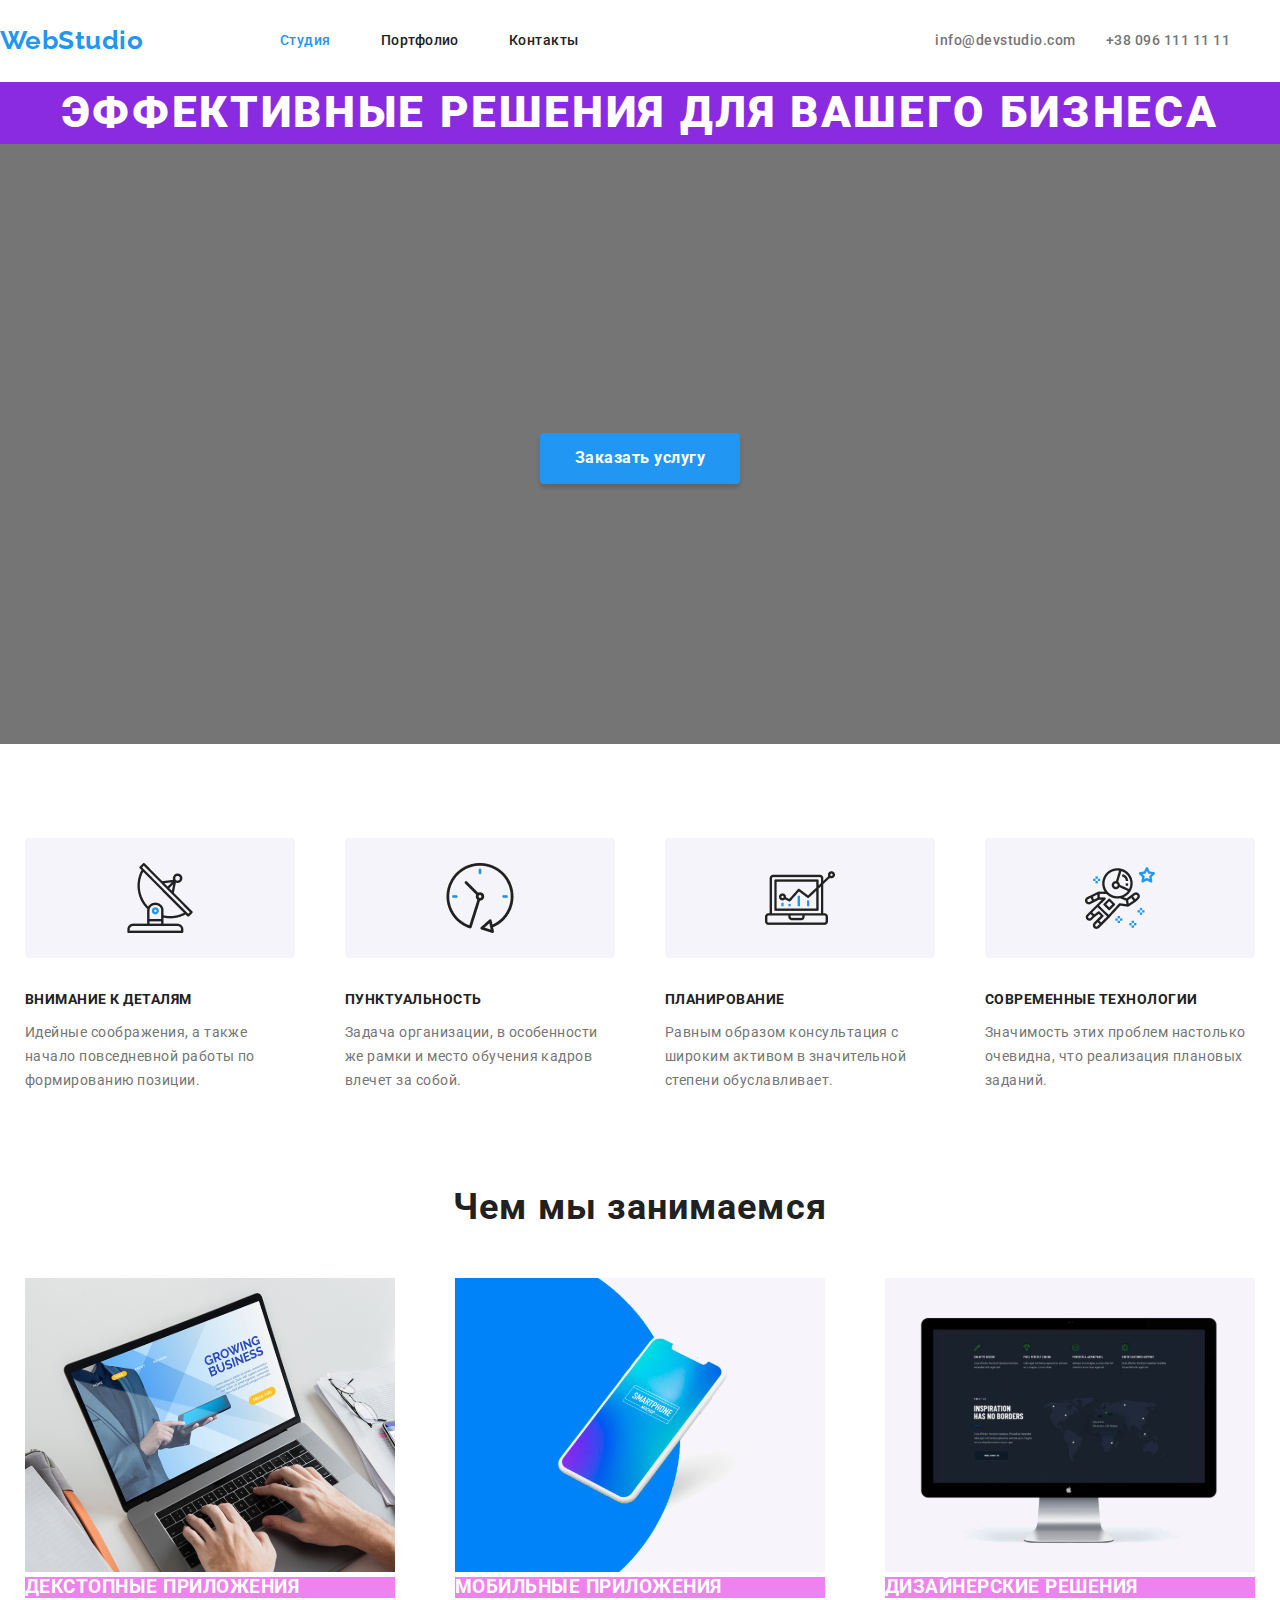
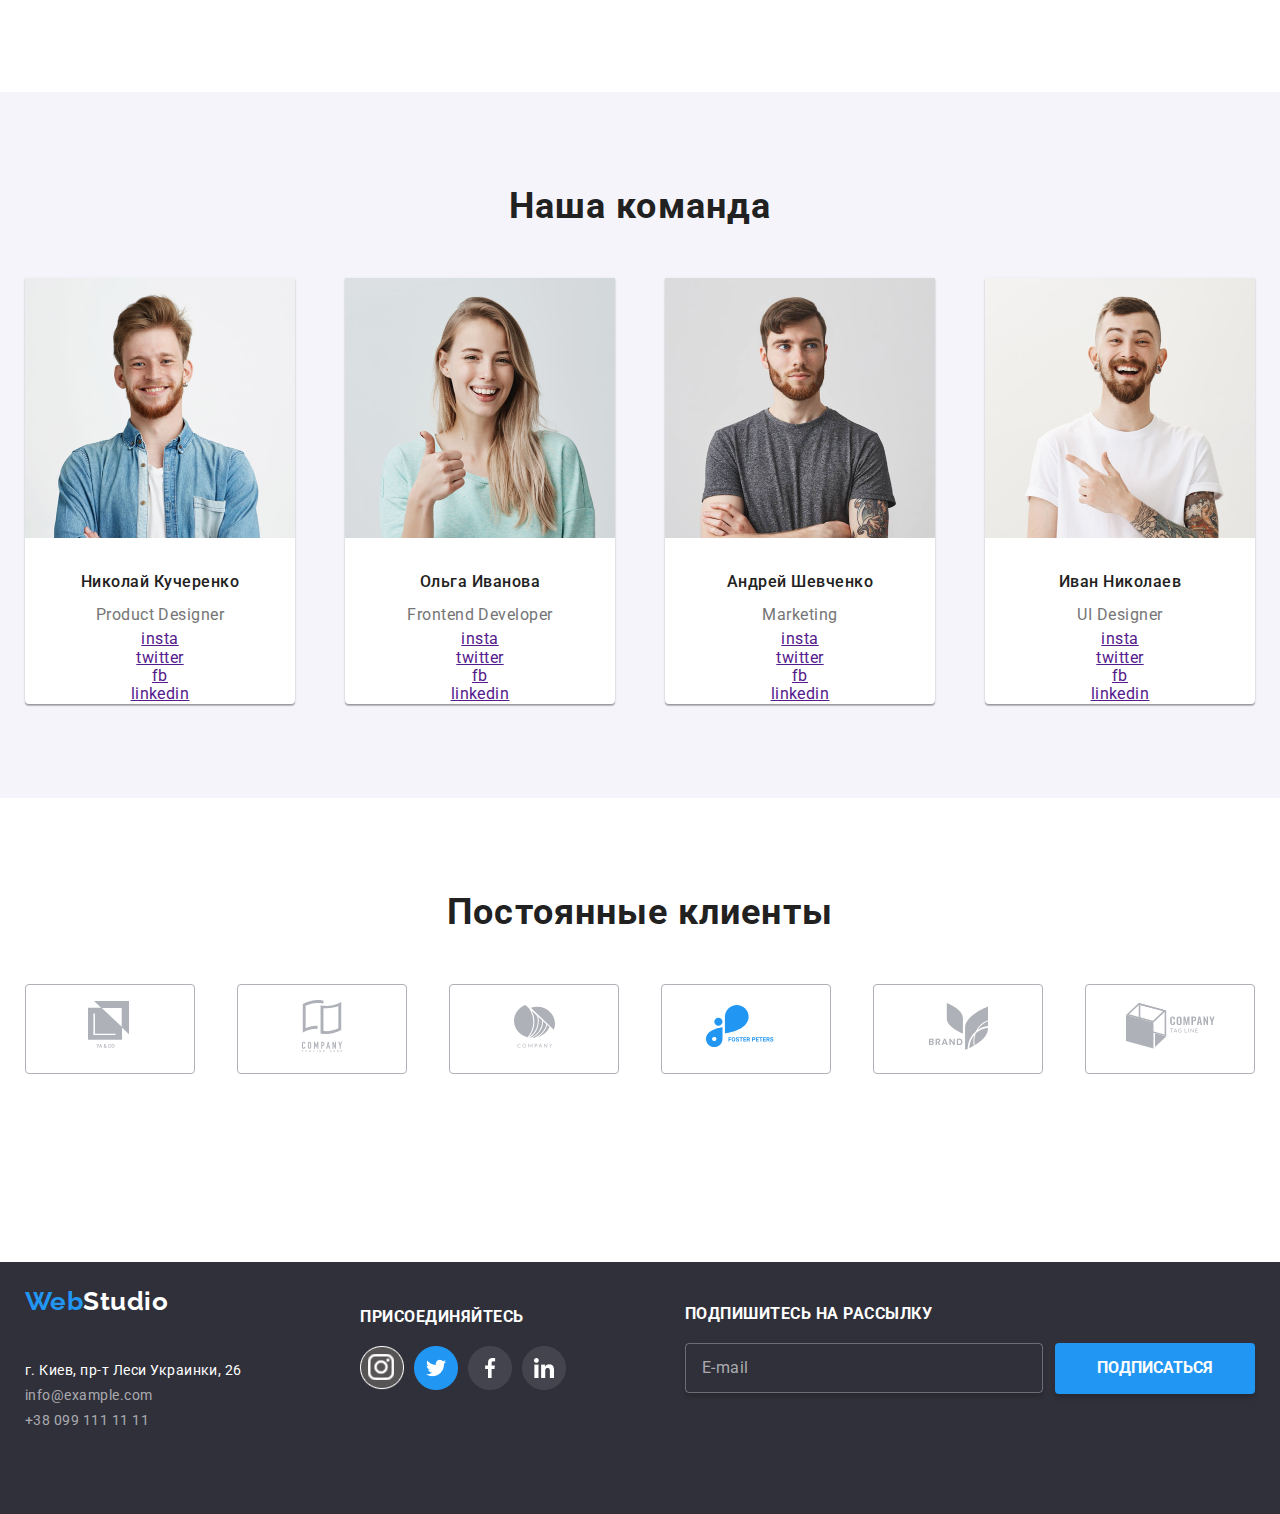
<file: index.html>
<!DOCTYPE html>
<html lang="en">
  <head>
    <meta charset="UTF-8" />
    <meta name="viewport" content="width=device-width, initial-scale=1.0" />
    <title>Web Studio</title>
    <link
      href="https://fonts.googleapis.com/css2?family=Raleway:wght@700&family=Roboto:wght@400;500;700;900&display=swap"
      rel="stylesheet"
    />
    <link
      rel="stylesheet"
      href="https://cdnjs.cloudflare.com/ajax/libs/modern-normalize/0.6.0/modern-normalize.min.css"
    />
    <link rel="stylesheet" href="./css/styles.css" />
  </head>

  <body>
    <!-- Шапка сайта-->
    <header class="page-header">
      <div class="container main-nav">
        <div>
          <a href="./" class="logo"><span> Web</span> Studio</a>
        </div>
        <nav class="for-logo">
          <ul class="site-nav">
            <li class="item"><a href="" class="link-current">Студия</a></li>
            <li class="item">
              <a href="./portfolio.html" class="link">Портфолио</a>
            </li>
            <li class="item"><a href="" class="link">Контакты</a></li>
          </ul>
        </nav>
        <!-- КОНТАКТЫ-->
        <address>
          <ul class="auth-nav">
            <li class="item">
              <a href="mailto:info@devstudio.com">
                <!-- <img src="./images/envelope1.png" alt="mail to" /> -->
                info@devstudio.com
              </a>
            </li>

            <li class="item">
              <a href="tel:+380961111111">
                <!--
                  <img src="./images/smartphone1.png" alt="call to" />-->
                +38 096 111 11 11
              </a>
            </li>
          </ul>
        </address>
      </div>
    </header>

    <!--Герой-->

    <section class="hero">
      <h1 class="hero-title">Эффективные решения для вашего бизнеса</h1>

      <div class="hero-image">
        <!--<img
          src="./images/Header_img.png"
          alt="Продуктивная команда"
          width="1600"
        />-->
        <a href="" class="primary-button">Заказать услугу</a>
      </div>
    </section>

    <!--Секция "Наши качества" без заголовка-->
    <section class="feature-section">
      <div class="container">
        <h2 class="section-title visually-hidden">Наши качества</h2>
        <ul class="feature-list">
          <li class="item">
            <div class="in-box">
              <img src="./images/antenna1.png" alt="" />
            </div>

            <h3 class="title">ВНИМАНИЕ К ДЕТАЛЯМ</h3>
            <p class="description">
              Идейные соображения, а также начало повседневной работы по
              формированию позиции.
            </p>
          </li>

          <li class="item">
            <div class="in-box">
              <img src="./images/clock1.png" alt="" />
            </div>
            <h3 class="title">ПУНКТУАЛЬНОСТЬ</h3>
            <p class="description">
              Задача организации, в особенности же рамки и место обучения кадров
              влечет за собой.
            </p>
          </li>

          <li class="item">
            <div class="in-box">
              <img src="./images/diagram1.png" alt="" />
            </div>
            <h3 class="title">ПЛАНИРОВАНИЕ</h3>
            <p class="description">
              Равным образом консультация с широким активом в значительной
              степени обуславливает.
            </p>
          </li>

          <li class="item">
            <div class="in-box">
              <img src="./images/astronaut1.png" alt="" />
            </div>
            <h3 class="title">СОВРЕМЕННЫЕ ТЕХНОЛОГИИ</h3>
            <p class="description">
              Значимость этих проблем настолько очевидна, что реализация
              плановых заданий.
            </p>
          </li>
        </ul>
      </div>
    </section>

    <!--Секция "Чем мы занимаемся"-->
    <section class="section">
      <div class="container">
        <h2 class="section-title">Чем мы занимаемся</h2>

        <ul class="actions">
          <li class="element">
            <img src="./images/img1.svg" alt="Лэптоп" width="370" />

            <h3 class="title-activities">ДЕКСТОПНЫЕ ПРИЛОЖЕНИЯ</h3>
          </li>

          <li class="element">
            <img src="./images/img2.svg" alt="Смартфон" width="370" />
            <h3 class="title-activities">МОБИЛЬНЫЕ ПРИЛОЖЕНИЯ</h3>
          </li>

          <li class="element">
            <img src="./images/img3.svg" alt="Монитор" width="370" />
            <h3 class="title-activities">ДИЗАЙНЕРСКИЕ РЕШЕНИЯ</h3>
          </li>
        </ul>
      </div>
    </section>

    <!--Секция "Наша команда"-->
    <section class="section-grey">
      <div class="container">
        <h2 class="section-title">Наша команда</h2>
        <ul class="team">
          <li class="card">
            <img src="./images/team1.png" alt="" />
            <p class="name"><b>Николай Кучеренко</b></p>
            <p class="position">Product Designer</p>
            <ul>
              <li><a href="">insta</a></li>
              <li><a href="">twitter</a></li>
              <li><a href="">fb</a></li>
              <li><a href="">linkedin</a></li>
            </ul>
          </li>

          <li class="card">
            <img src="./images/team2.png" alt="" />
            <p class="name"><b>Ольга Иванова</b></p>
            <p class="position">Frontend Developer</p>
            <ul>
              <li><a href="">insta</a></li>
              <li><a href="">twitter</a></li>
              <li><a href="">fb</a></li>
              <li><a href="">linkedin</a></li>
            </ul>
          </li>

          <li class="card">
            <img src="./images/team3.png" alt="" />
            <p class="name"><b>Андрей Шевченко</b></p>
            <p class="position">Marketing</p>
            <ul>
              <li><a href="">insta</a></li>
              <li><a href="">twitter</a></li>
              <li><a href="">fb</a></li>
              <li><a href="">linkedin</a></li>
            </ul>
          </li>

          <li class="card">
            <img src="./images/team4.png" alt="" />
            <p class="name"><b>Иван Николаев</b></p>
            <p class="position">UI Designer</p>
            <ul>
              <li><a href="">insta</a></li>
              <li><a href="">twitter</a></li>
              <li><a href="">fb</a></li>
              <li><a href="">linkedin</a></li>
            </ul>
          </li>
        </ul>
      </div>
    </section>

    <!--Секция "Постоянные клиенты"-->
    <section class="section">
      <div class="container">
        <h2 class="section-title">Постоянные клиенты</h2>
        <ul class="clients-logo">
          <li class="ellement">
            <a href=""
              ><img src="./images/logo1.svg" alt="Логотип компании1"
            /></a>
          </li>
          <li class="ellement">
            <a href=""
              ><img src="./images/logo2.svg" alt="Логотип компании2"
            /></a>
          </li>
          <li class="ellement">
            <a href=""
              ><img src="./images/logo3.svg" alt="Логотип компании3"
            /></a>
          </li>
          <li class="ellement">
            <a href=""
              ><img src="./images/logo4.svg" alt="Логотип компании4" />
            </a>
          </li>
          <li class="ellement">
            <a href="">
              <img src="./images/logo5.svg" alt="Логотип компании5" />
            </a>
          </li>
          <li class="ellement">
            <a href=""
              ><img src="./images/logo6.svg" alt="Логотип компании6" />
            </a>
          </li>
        </ul>
      </div>
    </section>

    <!--Footer-->

    <!--Контакты-->
    <section class="footer-background">
      <div class="footer-container">
        <div class="footer-color">
          <div>
            <div class="footer-logo">
              <a href="/" class="logo"><span> Web</span> Studio</a>
            </div>

            <ul class="footer-contacts">
              <li>
                <a
                  href="https://www.google.com/maps/place/%D0%B1%D1%83%D0%BB.+%D0%9B%D0%B5%D1%81%D0%B8+%D0%A3%D0%BA%D1%80%D0%B0%D0%B8%D0%BD%D0%BA%D0%B8,+26,+%D0%9A%D0%B8%D0%B5%D0%B2,+02000/data=!4m2!3m1!1s0x40d4cf0e033ecbe9:0x57a4dffefec77da0?sa=X&ved=2ahUKEwil2_LGnePpAhUHx4sKHc13CLYQ8gEwAHoECAsQAQ"
                >
                  <span class="footer-text"
                    >г. Киев, пр-т Леси Украинки, 26</span
                  >
                </a>
              </li>

              <li>
                <a href="mailto:info@example.com" class="footer-text"
                  >info@example.com
                </a>
              </li>

              <li>
                <a href="tel:+380961111111" class="footer-text">
                  +38 099 111 11 11</a
                >
              </li>
            </ul>
          </div>
        </div>

        <!--Присоединяйтесь-->
        <div class="footer-color middle">
          <h4>ПРИСОЕДИНЯЙТЕСЬ</h4>
          <ul class="social">
            <li class="s-element">
              <a href="">
                <img src="./images/Ellipse-insta.png" alt="follow" />
              </a>
            </li>
            <li class="s-element">
              <a href="">
                <img src="./images/Ellipse-twitter.png" alt="follow" />
              </a>
            </li>
            <li class="s-element">
              <a href="">
                <img src="./images/Ellipse-fb.png" alt="follow" />
              </a>
            </li>
            <li>
              <a href="">
                <img src="./images/Ellipse-linkedin.png" alt="follow" />
              </a>
            </li>
          </ul>
        </div>

        <!--Подпишитесь на рассылку-->
        <div class="footer-color">
          <h4>ПОДПИШИТЕСЬ НА РАССЫЛКУ</h4>
          <ul class="form">
            <li class="element"><p class="for-mail">E-mail</p></li>
            <li class="element">
              <button class="primary-button">ПОДПИСАТЬСЯ</button>
            </li>
          </ul>
        </div>
      </div>
    </section>
  </body>
</html>
</file>
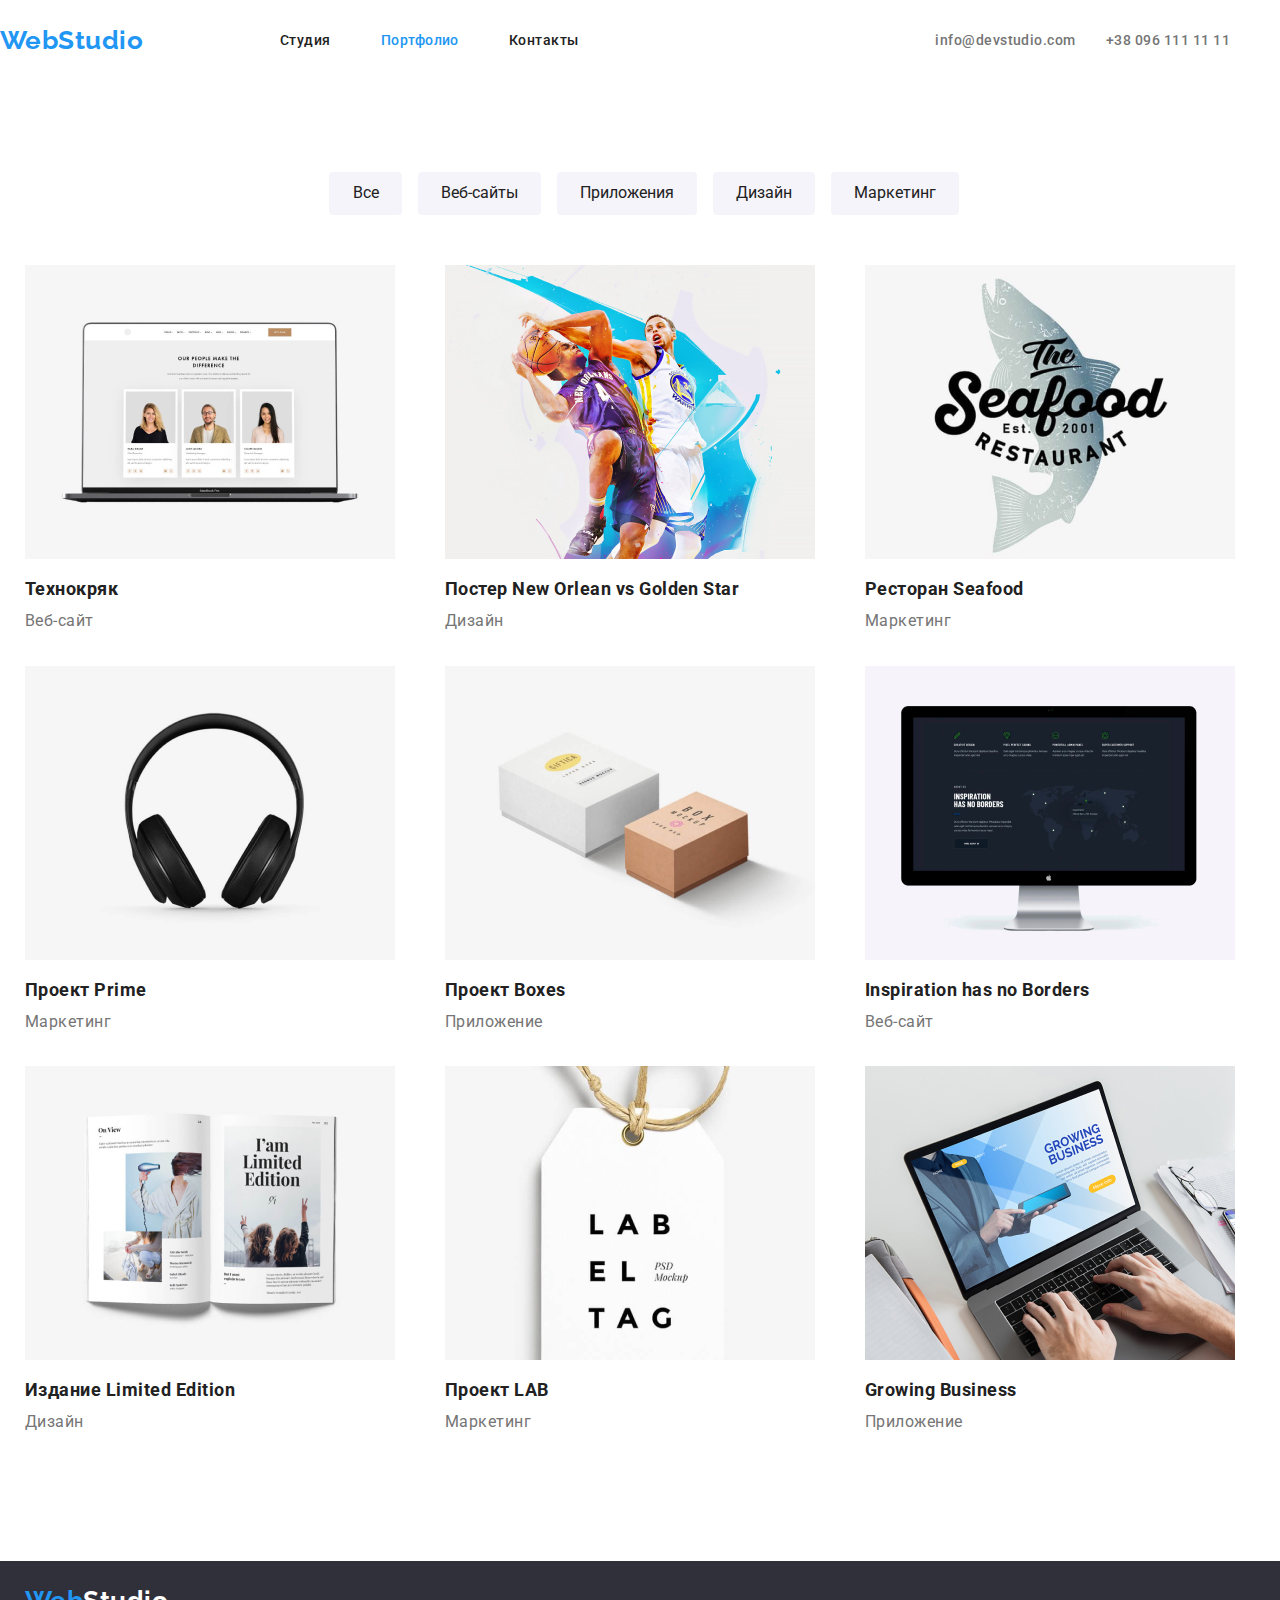
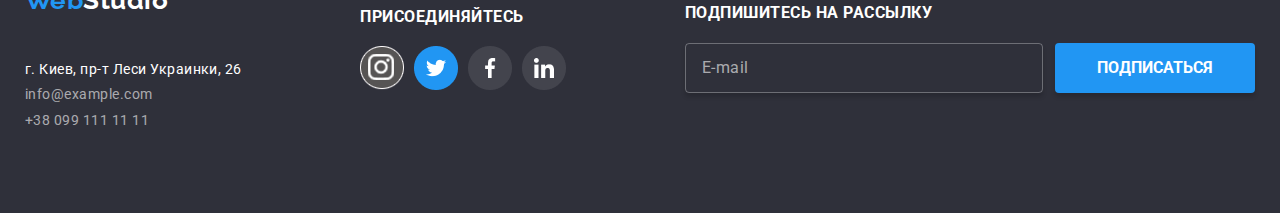
<file: portfolio.html>
<!DOCTYPE html>
<html lang="en">
  <head>
    <meta charset="UTF-8" />
    <meta name="viewport" content="width=device-width, initial-scale=1.0" />
    <title>Web Studio</title>
    <link
      href="https://fonts.googleapis.com/css2?family=Raleway:wght@700&family=Roboto:wght@400;500;700;900&display=swap"
      rel="stylesheet"
    />
    <link
      rel="stylesheet"
      href="https://cdnjs.cloudflare.com/ajax/libs/modern-normalize/0.6.0/modern-normalize.min.css"
    />
    <link rel="stylesheet" href="./css/styles.css" />
  </head>

  <body>
    <!-- Шапка сайта-->

    <header class="page-header">
      <div class="container main-nav">
        <div>
          <a href="./" class="logo"><span> Web</span> Studio</a>
        </div>
        <nav class="for-logo">
          <ul class="site-nav">
            <li class="item"><a href="./index.html" class="link">Студия</a></li>
            <li class="item"><a href="" class="link-current">Портфолио</a></li>
            <li class="item"><a href="" class="link">Контакты</a></li>
          </ul>
        </nav>
        <!-- КОНТАКТЫ форма-->
        <address>
          <ul class="auth-nav">
            <li class="item">
              <a href="mailto:info@devstudio.com">
                <!--
                  <img src="./images/envelope1.png" alt="mail to" />
                -->
                info@devstudio.com
              </a>
            </li>

            <li class="item">
              <a href="tel:+380961111111">
                <!--
<img src="./images/smartphone1.png" alt="call to" />
                -->
                +38 096 111 11 11
              </a>
            </li>
          </ul>
        </address>
      </div>
    </header>

    <!--Фильтры "Разделы портфолио"-->

    <section class="container">
      <h1 class="visually-hidden">Фильтры "Разделы портфолио"</h1>

      <ul class="button-container">
        <li class="element"><button class="portfolio-button">Все</button></li>
        <li class="element">
          <button class="portfolio-button">Веб-сайты</button>
        </li>
        <li class="element">
          <button class="portfolio-button">Приложения</button>
        </li>
        <li class="element">
          <button class="portfolio-button">Дизайн</button>
        </li>
        <li class="element">
          <button class="portfolio-button">Маркетинг</button>
        </li>
      </ul>

      <!--Примеры работ-->

      <div class="conteiner">
        <ul class="portfolio-list">
          <li class="element">
            <a class="portfolio-title" href="">
              <img src="./images/portfolio-img/portfolio1.jpg" alt="" />
              <h2>Технокряк</h2>
              <p class="descrip">Веб-сайт</p>
              <!-- <p class="portfolio-title-hover">
                  Технокряк это современная площадка распространения
                  коронавируса. Компании используют эту платформу для цифрового
                  шпионажа и атак на защищённые сервера конкурентов.
                </p>-->
            </a>
          </li>

          <li class="element">
            <a class="portfolio-title" href="">
              <img src="./images/portfolio-img/portfolio2.jpg" alt="" />
              <h2>Постер New Orlean vs Golden Star</h2>
              <p class="position">Дизайн</p>
              <!--<p class="portfolio-title-hover">
                Технокряк это современная площадка распространения коронавируса.
                Компании используют эту платформу для цифрового шпионажа и атак
                на защищённые сервера конкурентов.
              </p>-->
            </a>
          </li>

          <li class="element">
            <a class="portfolio-title" href="">
              <img src="./images/portfolio-img/portfolio3.jpg" alt="" />
              <h2>Ресторан Seafood</h2>
              <p class="position">Маркетинг</p>
              <!--<p class="portfolio-title-hover">
                Технокряк это современная площадка распространения коронавируса.
                Компании используют эту платформу для цифрового шпионажа и атак
                на защищённые сервера конкурентов.
              </p>-->
            </a>
          </li>

          <li class="element">
            <a class="portfolio-title" href="">
              <img src="./images/portfolio-img/portfolio4.jpg" alt="" />
              <h2>Проект Prime</h2>
              <p class="position">Маркетинг</p>
              <!--<p class="portfolio-title-hover">
                Технокряк это современная площадка распространения коронавируса.
                Компании используют эту платформу для цифрового шпионажа и атак
                на защищённые сервера конкурентов.
              </p>-->
            </a>
          </li>

          <li class="element">
            <a class="portfolio-title" href="">
              <img src="./images/portfolio-img/portfolio5.jpg" alt="" />
              <h2>Проект Boxes</h2>
              <p class="position">Приложение</p>
              <!--<p class="portfolio-title-hover">
                Технокряк это современная площадка распространения коронавируса.
                Компании используют эту платформу для цифрового шпионажа и атак
                на защищённые сервера конкурентов.
              </p>-->
            </a>
          </li>

          <li class="element">
            <a class="portfolio-title" href="">
              <img src="./images/portfolio-img/portfolio6.jpg" alt="" />
              <h2>Inspiration has no Borders</h2>
              <p class="position">Веб-сайт</p>
              <!--<p class="portfolio-title-hover">
                Технокряк это современная площадка распространения коронавируса.
                Компании используют эту платформу для цифрового шпионажа и атак
                на защищённые сервера конкурентов.
              </p>-->
            </a>
          </li>

          <li class="element">
            <a class="portfolio-title" href="">
              <img src="./images/portfolio-img/portfolio7.jpg" alt="" />
              <h2>Издание Limited Edition</h2>
              <p class="position">Дизайн</p>
              <!--<p class="portfolio-title-hover">
                Технокряк это современная площадка распространения коронавируса.
                Компании используют эту платформу для цифрового шпионажа и атак
                на защищённые сервера конкурентов.
              </p>-->
            </a>
          </li>

          <li class="element">
            <a class="portfolio-title" href="">
              <img src="./images/portfolio-img/portfolio8.jpg" alt="" />
              <h2>Проект LAB</h2>
              <p class="position">Маркетинг</p>

              <!--<p class="portfolio-title-hover">Технокряк это современная площадка распространения коронавируса.
                Компании используют эту платформу для цифрового шпионажа и атак
                на защищённые сервера конкурентов. </p>-->
            </a>
          </li>

          <li class="element">
            <a class="portfolio-title" href="">
              <img src="./images/portfolio-img/portfolio9.jpg" alt="" />
              <h2>Growing Business</h2>
              <p class="position">Приложение</p>

              <!--<p class="portfolio-title-hover">Технокряк это современная площадка распространения коронавируса.
                Компании используют эту платформу для цифрового шпионажа и атак
                на защищённые сервера конкурентов.</p>-->
            </a>
          </li>
        </ul>
      </div>
    </section>

    <!--Footer-->

    <!--Контакты-->
    <section class="footer-background">
      <div class="footer-container">
        <div class="footer-color">
          <div>
            <div class="footer-logo">
              <a href="/" class="logo"><span> Web</span> Studio</a>
            </div>

            <ul class="footer-contacts">
              <li>
                <a
                  href="https://www.google.com/maps/place/%D0%B1%D1%83%D0%BB.+%D0%9B%D0%B5%D1%81%D0%B8+%D0%A3%D0%BA%D1%80%D0%B0%D0%B8%D0%BD%D0%BA%D0%B8,+26,+%D0%9A%D0%B8%D0%B5%D0%B2,+02000/data=!4m2!3m1!1s0x40d4cf0e033ecbe9:0x57a4dffefec77da0?sa=X&ved=2ahUKEwil2_LGnePpAhUHx4sKHc13CLYQ8gEwAHoECAsQAQ"
                >
                  <span class="footer-text"
                    >г. Киев, пр-т Леси Украинки, 26</span
                  >
                </a>
              </li>

              <li>
                <a href="mailto:info@example.com" class="footer-text"
                  >info@example.com
                </a>
              </li>

              <li>
                <a href="tel:+380961111111" class="footer-text">
                  +38 099 111 11 11</a
                >
              </li>
            </ul>
          </div>
        </div>

        <!--Присоединяйтесь-->
        <div class="footer-color middle">
          <h4>ПРИСОЕДИНЯЙТЕСЬ</h4>
          <ul class="social">
            <li class="s-element">
              <a href="">
                <img src="./images/Ellipse-insta.png" alt="follow" />
              </a>
            </li>
            <li class="s-element">
              <a href="">
                <img src="./images/Ellipse-twitter.png" alt="follow" />
              </a>
            </li>
            <li class="s-element">
              <a href="">
                <img src="./images/Ellipse-fb.png" alt="follow" />
              </a>
            </li>
            <li>
              <a href="">
                <img src="./images/Ellipse-linkedin.png" alt="follow" />
              </a>
            </li>
          </ul>
        </div>

        <!--Подпишитесь на рассылку-->
        <div class="footer-color">
          <h4>ПОДПИШИТЕСЬ НА РАССЫЛКУ</h4>
          <ul class="form">
            <li class="element">
              <p class="for-mail">E-mail</p>
            </li>
            <li class="element">
              <button class="primary-button">ПОДПИСАТЬСЯ</button>
            </li>
          </ul>
        </div>
      </div>
    </section>
  </body>
</html>
</file>
<file: css/styles.css>
html {
box-sizing: border-box;
}

*,
*::before,
*::after {
box-sizing: inherit;
}

:root {
--primary-text-color: #212121;
--accent-color: #2196f3;
--text-color: #757575;
--background-grey-color: #F5F4FA;
}

body {
background-color: #f000;
color: var(--primary-text-color);
font-family: Roboto, sans-serif;
letter-spacing: 0.03em;
}

.container {
margin-left: auto;
margin-right: auto;
width: 1230px;
/*outline: 2px solid tomato;*/
}

ul {
list-style: none;
padding: 0px;
margin: 0px;
}

h1, h2, h3, h4, h5, h6,p {
margin-top: 0px;
margin-bottom: 0px;
} 

.visually-hidden {
position: absolute;
height: 1px; 
width: 1px;
overflow: hidden;
clip: rect(1px 1px 1px 1px); 
clip: rect(1px, 1px, 1px, 1px);
white-space: nowrap; 
}

/* Page Header*/
.page-header {
justify-self: start;
}
 
/*Main navigation*/

.main-nav {
display: flex;
align-items: center;
justify-content: space-between;
}

/*logo*/

div .logo {
  display: flex;
  padding-top: 24px;
  padding-bottom: 25px;
}
 
a.logo {
  color: black;
  font-family: Raleway, cursive;
  font-weight: bold;
  font-size: 26px;
  line-height: 1.2;
  text-decoration: none;
}

a.logo:hover {
  color: #2196f3;
}

a.logo span {
  color: var(--accent-color);
}
a.logo span:hover {
  color: var(--primary-text-color);
}

/*Site nav*/


.site-nav {
display: flex;
margin-left: 85px;
}

.site-nav .for-logo {
  display: block;
}

.site-nav .item+ .item {
  margin-left: 50px;
}


.site-nav .link {
  display: block;
  padding-top: 33px;
  padding-bottom: 33px; 

  color: #212121;
  font-weight: 500;
  font-size: 14px;
  line-height: 1.14;
  text-decoration: none;
}


.site-nav .link-current {
   display: block;
  padding-top: 33px;
  padding-bottom: 33px;
  
  color: var(--accent-color);
  font-weight: 500;
  font-size: 14px;
  line-height: 1.14;
  text-decoration: none;
  
}

.site-nav .link:hover,
.site-nav .link:focus {
  color: var(--accent-color);
  text-decoration: none;
}

/*auth-nav*/

.auth-nav {
display: flex;
margin-left: 305px;
}

.auth-nav .item+ .item {
  margin-left: 30px;
  }


.auth-nav a {
display: block;
padding-top: 33px;
padding-bottom: 33px;

color: #757575;
font-style: normal;
font-weight: 500;
font-size: 14px;
line-height: 1.14;
text-decoration: none;

text-align: end;
}

.auth-nav a:hover {
  color: var(--accent-color);
}



/*Герой*/


.hero-title {
  color: #ffffff;

  margin-top: 0;
  margin-bottom: 0;


  font-weight: 900;
  font-size: 44px;
  line-height: 1.4;
  letter-spacing: 0.06em;
  text-transform: uppercase;
   text-align: center;
}

/* временный фон - удалить после позиционирования*/
.hero-title {
  background-color: blueviolet;
  text-align: center;
}
.hero-image {
 display: flex;
align-items: center;
justify-content: center;

height: 600px;
background-color: var(--text-color); 
}

.hero .primary-button {
  text-align: center;
  margin-top: 30px;
  
}
.primary-button {
display: inline-block;

color: #ffffff;
font-weight: bold;
font-size: 16px;
line-height: 1.8;
background-color: #2196f3;
text-decoration: none;
text-align: center;

min-width: 200px;
padding: 10px 32px;
box-shadow: 0px 4px 4px rgba(0, 0, 0, 0.15);
border-radius: 4px;

border: 1px solid transparent;
}


.primary-button:hover,
.primary-button:focus {
  color: var(--text-color);
  background-color: var(--background-grey-color);
}

/*H2*/
.section-title {
  font-weight: bold;
  font-size: 36px;
  line-height: 1.16;
  text-align: center;
  letter-spacing: 0.03em;

  margin-top: 0px;
  margin-bottom: 50px;
}

/*Feature list*/
.section {
  padding-top: 94px;
  padding-bottom: 94px;
}

.section-grey {
  padding-top: 94px;
  padding-bottom: 94px;
background-color: var(--background-grey-color)
}

.feature-section {
  padding-top: 94px;
}
 
.title {
  margin-top: 30px;
  margin-bottom: 10px;
}

.feature-list {
display: flex;
justify-content: space-between;
}

.item .in-box {
background-color: var(--background-grey-color);
width: 270px;
height: 120px;

display: flex;
align-items: center;
justify-content: center;

border-radius: 4px;
}

.feature-list .item{
width: 270px;
}

.feature-list .title {
  font-size: 14px;
  line-height: 1.7;
  font-weight: bold;
  }


.description {
  color: var(--text-color);
  font-size: 14px;
  line-height: 1.7;

  margin-top: 0px;
}

.section .title-activities {
  color: #ffffff;
}

.actions {
  display: flex;
  justify-content: space-between;
}


/*ВРЕМЕННЫЙ ФОН - Удалить при позиционировании*/

.section .title-activities {
  background-color: violet;
}

p b {
  font-weight: 500;
  font-size: 16px;
  line-height: 1.18;
}

.position {
  color: var(--text-color);
  font-size: 16px;
  line-height: 1.8;
}

.team {
  display: flex;
  justify-content: space-between;
  margin-top: 50px;
}

.team .card {
text-align: center;

box-shadow: 0px 2px 1px rgba(0, 0, 0, 0.2), 0px 1px 1px rgba(0, 0, 0, 0.14), 0px 1px 3px rgba(0, 0, 0, 0.12);
border-radius: 0px 0px 4px 4px;
background: #FFFFFF;
}

.card .name {
  margin-top: 30px;
  margin-bottom: 10px;
}



/*Постоянные клиенты*/
.clients-logo {
  display: flex;
  justify-content: space-between;
  
}

.clients-logo .ellement {
  width: 170px;
height: 90px;

border: 1px solid #AFB1B8;
box-sizing: border-box;
border-radius: 4px;

display: flex;
align-items: center;
justify-content: center;
}



/*footer*/



.footer-container {
display: flex;
justify-content: space-between;
align-items: center;

margin-left: auto;
margin-right: auto;
 width: 1230px;
}

.footer-background {
background-color: #2f303a;
height: 252px;
margin-top: 94px;
}


.footer-logo {
margin-bottom: 20px;
}

.footer-contacts {
margin-left: ;
}

.footer-text {
color: #ffffff;
font-size: 14px;
margin-bottom: 9px;
}

.footer-text:hover {
color: var(--accent-color);
}

.footer-color a {
color: rgba(255, 255, 255, 0.6);
text-decoration: none;
display: flex;
}

.footer-color h4  {
color: #ffffff;
margin-bottom: 20px;
} 

.middle {
display: flex;
flex-direction: column;
}

.social {
display: flex;
}

.social .s-element {
margin-right: 10px;
}

.for-mail {
font-size: 16px;
line-height: 1.87;
color: rgba(255, 255, 255, 0.6);

width: 358px;
height: 50px;
border: 1px solid rgba(255, 255, 255, 0.3);
box-sizing: border-box;
box-shadow: 0px 4px 4px rgba(0, 0, 0, 0.15);
border-radius: 4px;

padding-left: 16px;
display: flex;
align-items: center;


margin-right: 12px;
}


.footer-color .logo {
color: #ffffff;
}

.footer-color {
display: flex;
flex-direction: column;
}

.form {
display: flex;
align-items: flex-start;
}

.form .ellement {
margin-left: 10px;
}
.ellement .primary-button {
margin: 0px;
}

/* portfolio */

/*Фильтры*/

.button-container {
display: flex;
align-items: center;
justify-content:center;

margin-top: 90px;
}

.button-container .element {
margin-left: 8px;
}


.portfolio-button {
color: var(--primary-text-color);
font-weight: 500px;
font-style: normal;
font-size: 16px;
line-height: 1.8;
background-color:var(--background-grey-color);
text-decoration: none;
border-radius: 4px;
border: 1px solid transparent;

min-width: 73px;
padding: 6px 22px;
margin-bottom: 50px;
}

.button-container .element:not(:last-child) {
margin-right: 8px;}

.portfolio-button:hover,
.portfolio-button:focus {
color: #ffffff ;
background-color: #2196f3;
border: 1px solid transparent;
}

/*Элементы портфолио*/

.portfolio-title {
color: var(--primary-text-color)
font-weight: bold;
font-size: 18px;
line-height: 2;
text-decoration: none;
width: 60px;
} 

.portfolio-list {
display: flex;
flex-wrap: wrap;
justify-content: center;
}

.portfolio-list .element {
width: calc((100% - 60px) / 3);
margin-right: 30px;
margin-bottom: 30px;
}

.portfolio-list .element:nth-child(3n) {
margin-right: 0;
}

.portfolio-title .descrip {
color: var(--text-color);
font-size: 16px;
line-height: 1.8;
text-decoration: none;
}

.portfolio-title-hover {
background-color: var(--accent-color);
color: #ffffff;
font-size: 18px;
line-height: 1.56;
}

.portfolio-list h2 {
font-style: normal;
font-size: 18px;
}
</file>
